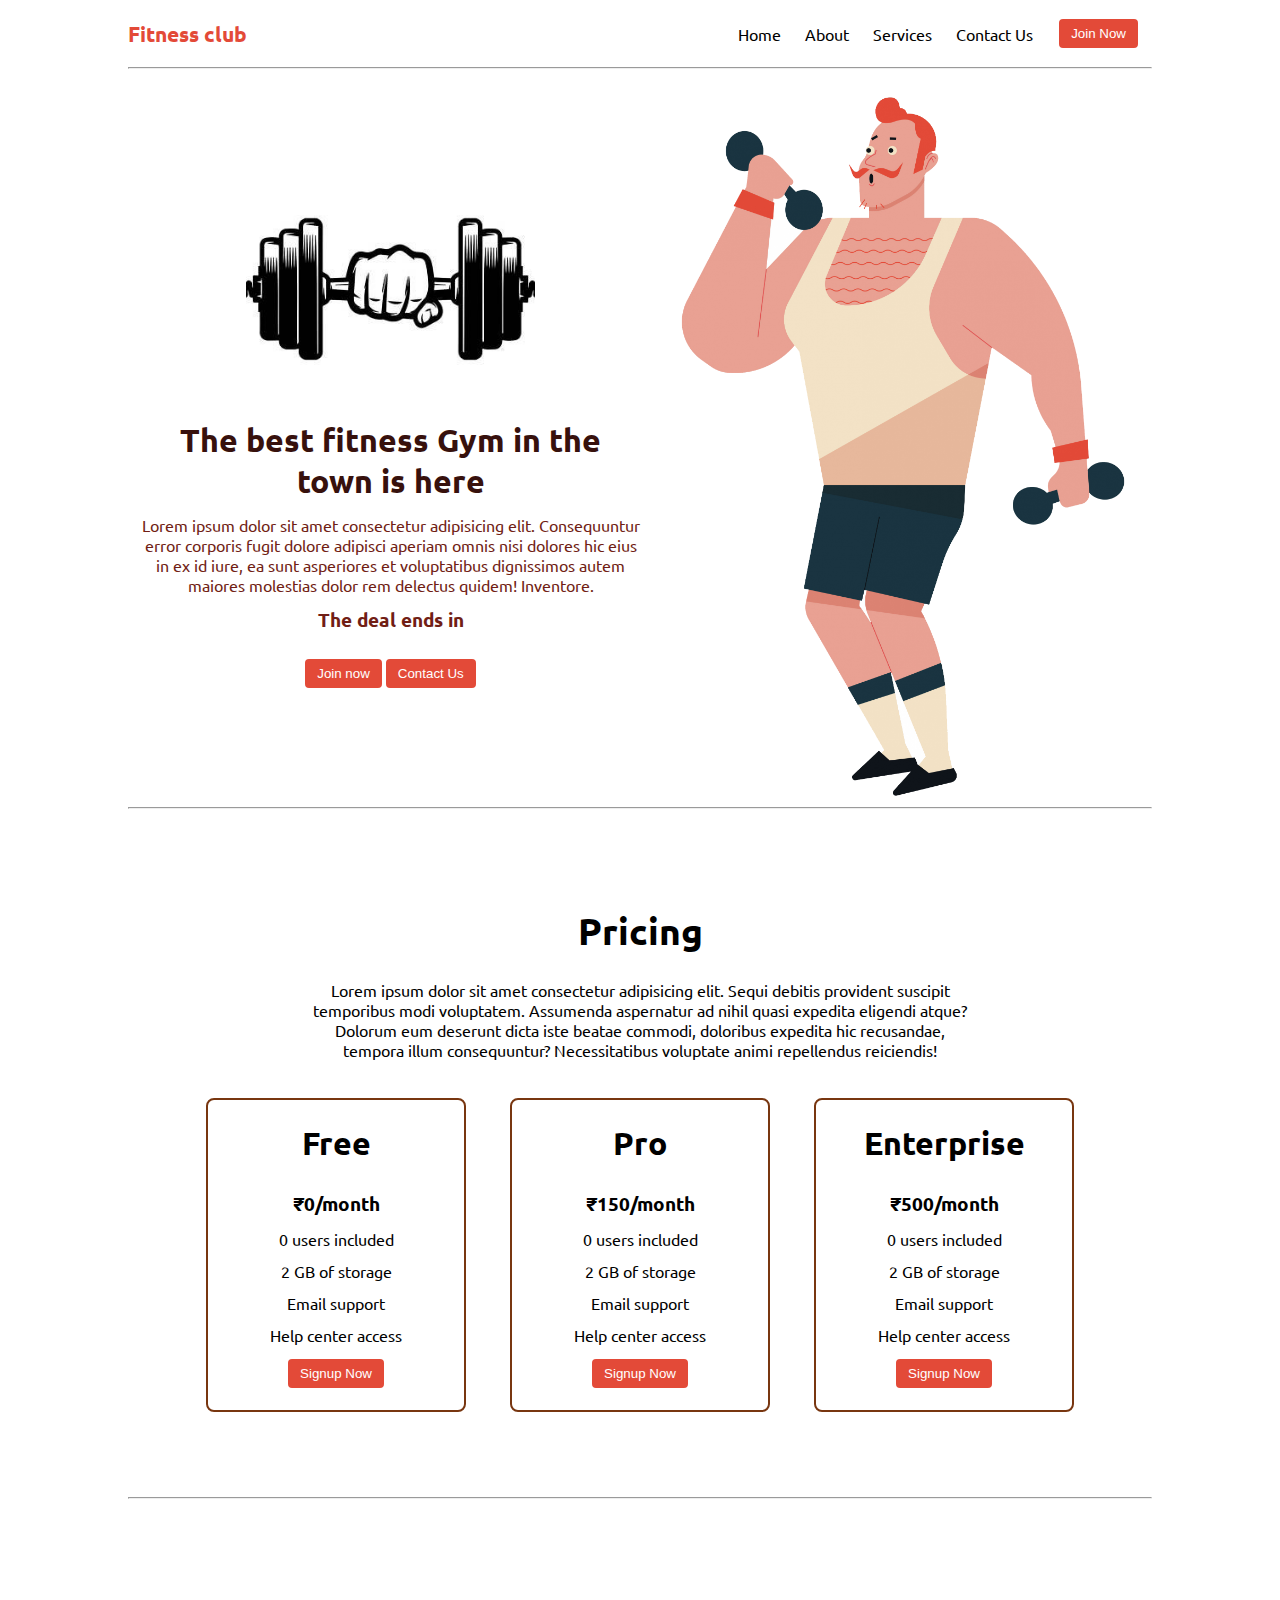
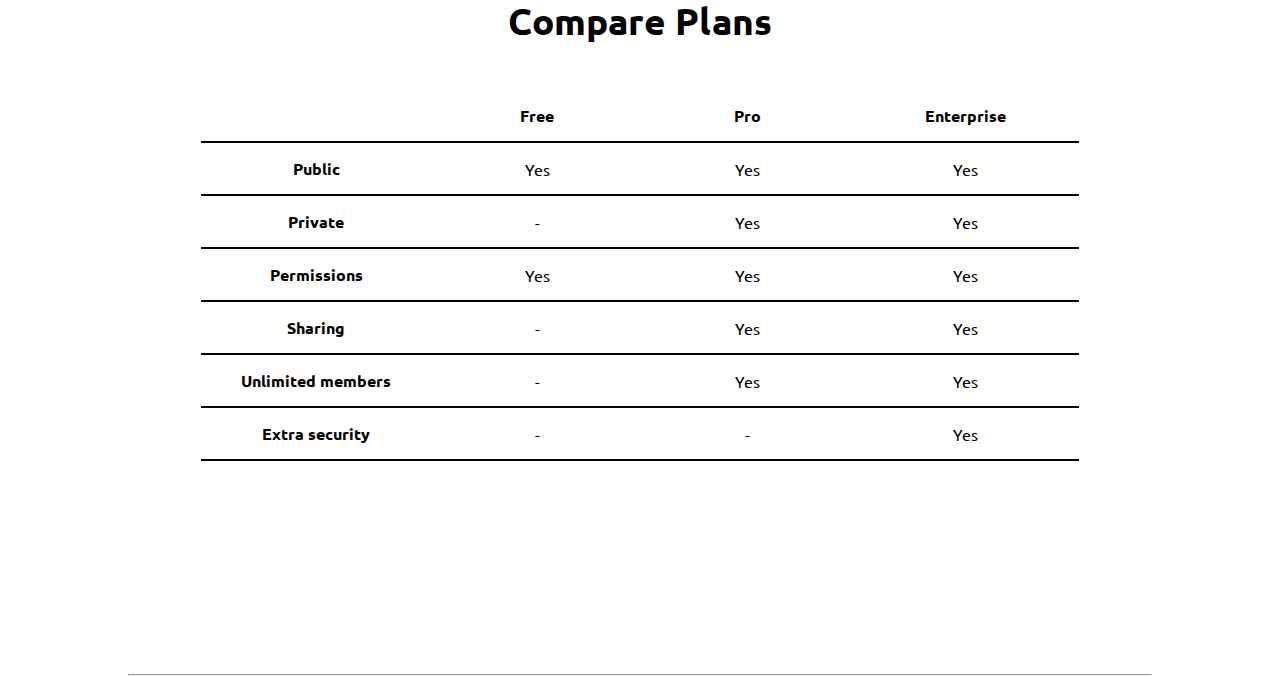
<file: level 1/task 1 landing page/index.html>
<!DOCTYPE html>
<html lang="en">

<head>
    <meta charset="UTF-8">
    <meta http-equiv="X-UA-Compatible" content="IE=edge">
    <meta name="viewport" content="width=device-width, initial-scale=1.0">
    <title>HarryFitness - The best fitness gym in the town</title>
    <link rel="stylesheet" href="style.css">
    <script src="timer.js"></script>
    <link rel="stylesheet" href="utils.css">
</head>

<body class='overflow-x-hidden'>
    <div class="container mx-auto">
        <header>
            <nav class="flex justify-between">
                <div class="logo font-bold flex items-center text-blue">Fitness club</div>
                <ul class="navbar flex items-center">
                    <li>Home</li>
                    <li>About</li>
                    <li>Services</li>
                    <li>Contact Us</li>
                    <li><button class="btn">Join Now</button></li>
                </ul>
            </nav>
            <hr>
        </header>
        <main class="min-h-screen">
            <section class="section1">
                <div class="flex">
                    <div class="topleft flex flex-col justify-center px-2">
                        <div class=" text-center">
                            <img class="dumbellimg" src="dumbell.png" alt="">
                        </div>
                        <h1 class="my-1 text-center">The best fitness Gym in the town is here</h1>
                        <p class=" text-center">Lorem ipsum dolor sit amet consectetur adipisicing elit. Consequuntur
                            error corporis fugit dolore adipisci aperiam omnis nisi dolores hic eius in ex id iure, ea
                            sunt asperiores et voluptatibus dignissimos autem maiores molestias dolor rem delectus
                            quidem! Inventore.</p>
                            <!-- Display the countdown timer in an element -->
                            <p class="deal text-center">The deal ends in <span id="demo"></span></p>
                            <div class="buttons">
                                <button class="btn">Join now</button>
                                <button class="btn">Contact Us</button>
                            </div>
                    </div>
                    <div class="topright flex justify-center">
                        <img class="gymimg" src="gym.png" alt="">
                    </div>
                </div>
            </section>
            <hr>
            <section class="section2">
                <h1 class="text-center my-2">Pricing</h1>
                <p class="my-2">Lorem ipsum dolor sit amet consectetur adipisicing elit. Sequi debitis provident
                    suscipit temporibus modi voluptatem. Assumenda aspernatur ad nihil quasi expedita eligendi atque?
                    Dolorum eum deserunt dicta iste beatae commodi, doloribus expedita hic recusandae, tempora illum
                    consequuntur? Necessitatibus voluptate animi repellendus reiciendis!</p>
                <div class="boxes flex justify-center">
                    <div class="box">
                        <h2>Free</h2>
                        <ul>
                            <li class="highlighted">₹0/month</li>
                            <li>0 users included</li>
                            <li>2 GB of storage</li>
                            <li>Email support</li>
                            <li>Help center access</li>
                            <li><button class="btn">Signup Now</button></li>
                        </ul>
                    </div>
                    <div class="box">
                        <h2>Pro</h2>
                        <ul>
                            <li class="highlighted">₹150/month</li>
                            <li>0 users included</li>
                            <li>2 GB of storage</li>
                            <li>Email support</li>
                            <li>Help center access</li>
                            <li><button class="btn">Signup Now</button></li>
                        </ul>
                    </div>
                    <div class="box">
                        <h2>Enterprise</h2>
                        <ul>
                            <li class="highlighted">₹500/month</li>
                            <li>0 users included</li>
                            <li>2 GB of storage</li>
                            <li>Email support</li>
                            <li>Help center access</li>
                            <li><button class="btn">Signup Now</button></li>
                        </ul>
                    </div>

                </div>
            </section>
            <hr>
            <section class="section3">
                <h1 class="text-center my-2">Compare Plans</h1>
                <div class="container plantable">
                    <table class="table text-center">
                      <thead>
                        <tr>
                          <th></th><th>Free</th>
                          <th>Pro</th>
                          <th>Enterprise</th>
                        </tr>
                      </thead>
                      <tbody>
                        <tr>
                          <th scope="row" class="text-start">Public</th>
                          <td>Yes</svg></td>
                          <td>Yes</svg></td>
                          <td>Yes</svg></td>
                        </tr>
                        <tr>
                          <th scope="row" class="text-start">Private</th>
                          <td>-</td>
                          <td>Yes</svg></td>
                          <td>Yes</svg></td>
                        </tr>
                      </tbody>
              
                      <tbody>
                        <tr>
                          <th scope="row" class="text-start">Permissions</th>
                          <td>Yes</svg></td>
                          <td>Yes</svg></td>
                          <td>Yes</svg></td>
                        </tr>
                        <tr>
                          <th scope="row" class="text-start">Sharing</th>
                          <td>-</td>
                          <td>Yes</svg></td>
                          <td>Yes</svg></td>
                        </tr>
                        <tr>
                          <th scope="row" class="text-start">Unlimited members</th>
                          <td>-</td>
                          <td>Yes</svg></td>
                          <td>Yes</svg></td>
                        </tr>
                        <tr>
                          <th scope="row" class="text-start">Extra security</th>
                          <td>-</td>
                          <td>-</td>
                          <td>Yes</svg></td>
                        </tr>
                      </tbody>
                    </table>
            </section>
            <hr>
        </main>

    </div>
</body>

</html>
</file>
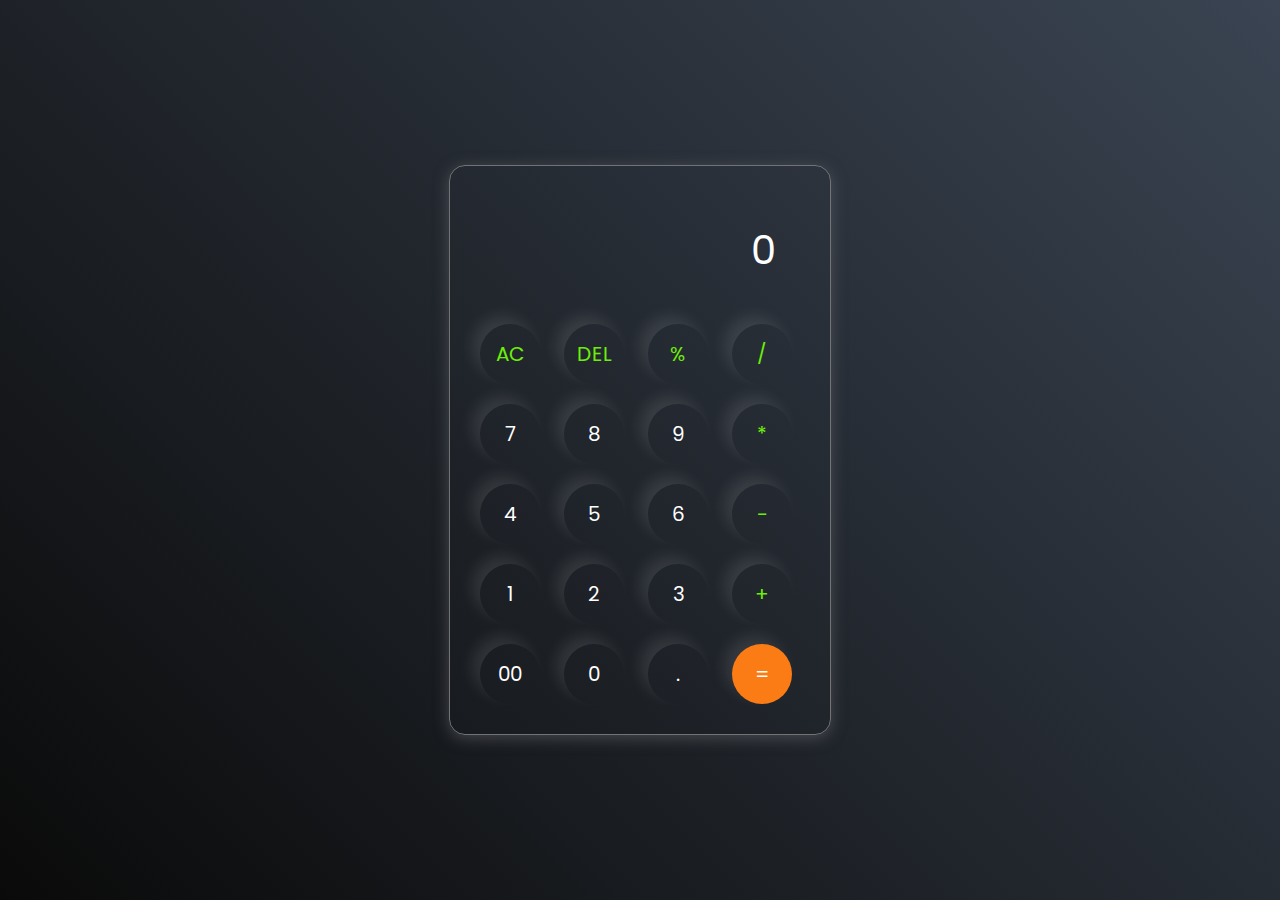
<file: level 1/task 3 calculator/index.html>
<!DOCTYPE html>
<html lang="en">
  <head>
    <meta charset="UTF-8" />
    <meta http-equiv="X-UA-Compatible" content="IE=edge" />
    <meta name="viewport" content="width=device-width, initial-scale=1.0" />
    <link rel="stylesheet" href="style.css" />
    <title>Calculator</title>
  </head>
  <body>
    <div class="container">
      <div class="calculator">
        <input type="text" id="inputBox" placeholder="0" />
        <div>
          <button class="button operator">AC</button>
          <button class="button operator">DEL</button>
          <button class="button operator">%</button>
          <button class="button operator">/</button>
        </div>
        <div>
          <button class="button">7</button>
          <button class="button">8</button>
          <button class="button">9</button>
          <button class="button operator">*</button>
        </div>
        <div>
          <button class="button">4</button>
          <button class="button">5</button>
          <button class="button">6</button>
          <button class="button operator">-</button>
        </div>
        <div>
          <button class="button">1</button>
          <button class="button">2</button>
          <button class="button">3</button>
          <button class="button operator">+</button>
        </div>

        <div>
          <button class="button">00</button>
          <button class="button">0</button>
          <button class="button">.</button>
          <button class="button equalBtn">=</button>
        </div>
      </div>
    </div>

    <script src="script.js"></script>
  </body>
</html>
</file>
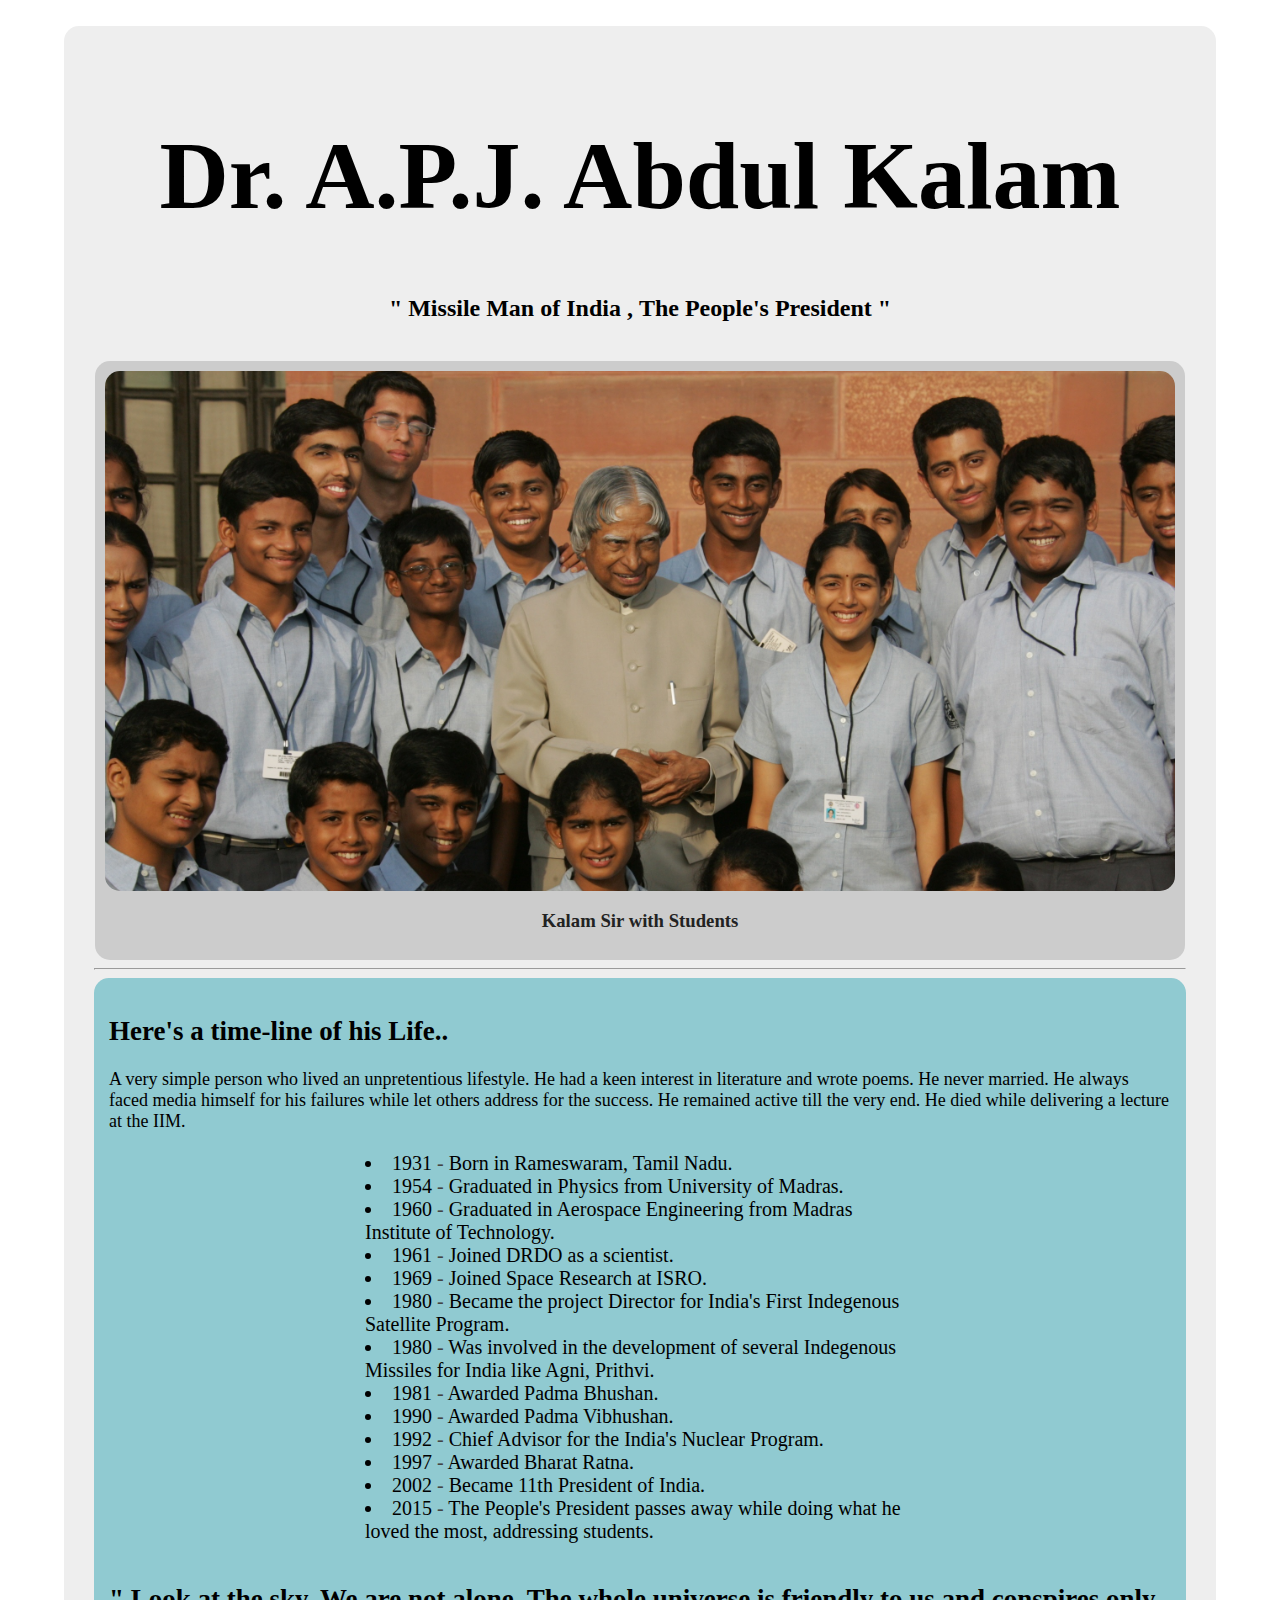
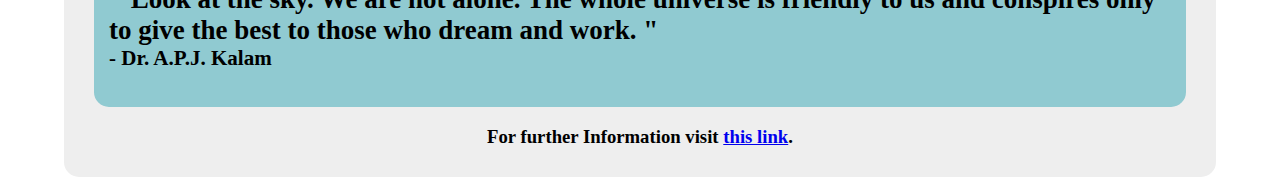
<file: level 2/task 1 tribute page/index.html>
<html lang="en">
<head>
    <meta charset="UTF-8">
    <meta http-equiv="X-UA-Compatible" content="IE=edge">
    <meta name="viewport" content="width=device-width, initial-scale=1.0">
	    <title>Dr. A.P.J. Abdul Kalam - Tribute Page</title>
        <link rel="stylesheet" href="style.css">
    <!-- <link href="https://maxcdn.bootstrapcdn.com/bootstrap/3.3.7/css/bootstrap.min.css" rel="stylesheet"> -->
    <!-- <link href="https://maxcdn.bootstrapcdn.com/font-awesome/4.6.3/css/font-awesome.min.css" rel="stylesheet"> -->
</head>

<body>

<main>
<div class="container-fluid">
	<div class="base">

		<div class="row">
            <h1 class="text-center head"><strong>Dr. A.P.J. Abdul Kalam</strong></h1>
            <h2>" Missile Man of India<strong> , </strong>The People's President "</h2>
            <br>
		</div>

        <div class="row cover_image">
	        <img class="img-responsive cover" src="img/kalam.jpg" alt="kalam sir image" />
            <h3>Kalam Sir with Students</h3>
        </div>
        <hr>
        
        <div class="row content">
        	<h2 class="text-center"><strong>Here's a time-line of his Life..</strong></h2>
        	<p>A very simple person who lived an unpretentious lifestyle. He had a keen interest in literature and wrote poems. He never married. He always faced media himself for his failures while let others address for the success. He remained active till the very end. He died while delivering a lecture at the IIM.</p>
			
            <ul>
                <li><strong>1931</strong>Born in Rameswaram, Tamil Nadu.</li>
                <li><strong>1954</strong>Graduated in Physics from University of Madras.</li>
                <li><strong>1960</strong>Graduated in Aerospace Engineering from Madras Institute of Technology.</li>
                <li><strong>1961</strong>Joined DRDO as a scientist.</li>
                <li><strong>1969</strong>Joined Space Research at ISRO.</li>
                <li><strong>1980</strong>Became the project Director for India's First Indegenous Satellite Program.</li>
                <li><strong>1980</strong>Was involved in the development of several Indegenous Missiles for India like Agni, Prithvi.</li>
                <li><strong>1981</strong>Awarded Padma Bhushan.</li>
                <li><strong>1990</strong>Awarded Padma Vibhushan.</li>
                <li><strong>1992</strong>Chief Advisor for the India's Nuclear Program.</li>
                <li><strong>1997</strong>Awarded Bharat Ratna.</li>
                <li><strong>2002</strong>Became 11th President of India.</li>
                <li><strong>2015</strong>The People's President passes away while doing what he loved the most, addressing students.</li>
            </ul>

            <br>
            <h2 class="text-center quotes">" Look at the sky. We are not alone. The whole universe is friendly to us and conspires only to give the best to those who dream and work. "</h2>
            <h3 class="text-center quotes"><strong>-</strong> Dr. A.P.J. Kalam</h3>
            <br>

        </div>

	    <h3 class="text-center">For further Information visit <a href="https://en.wikipedia.org/wiki/A._P._J._Abdul_Kalam">this link</a>.</h3>

    </div>
</div>
</main>
<br>


</body>

</html>
</file>
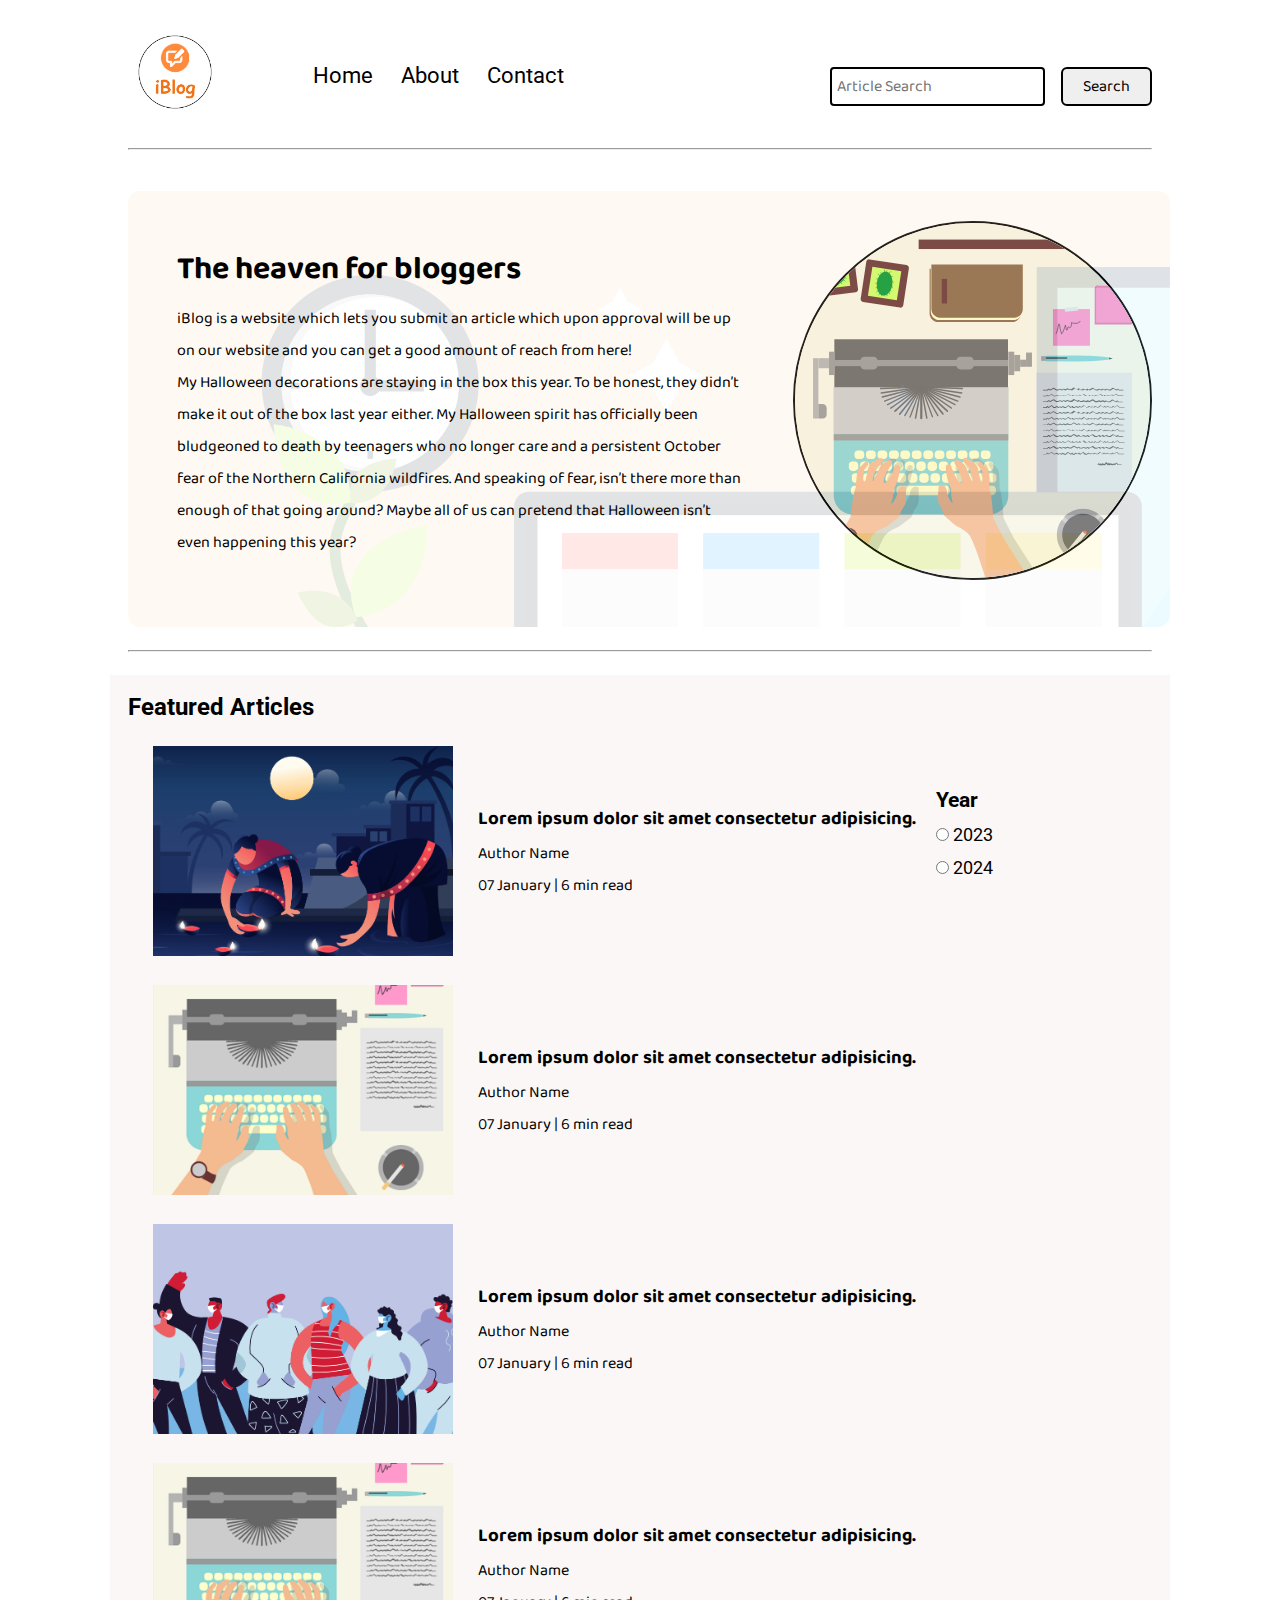
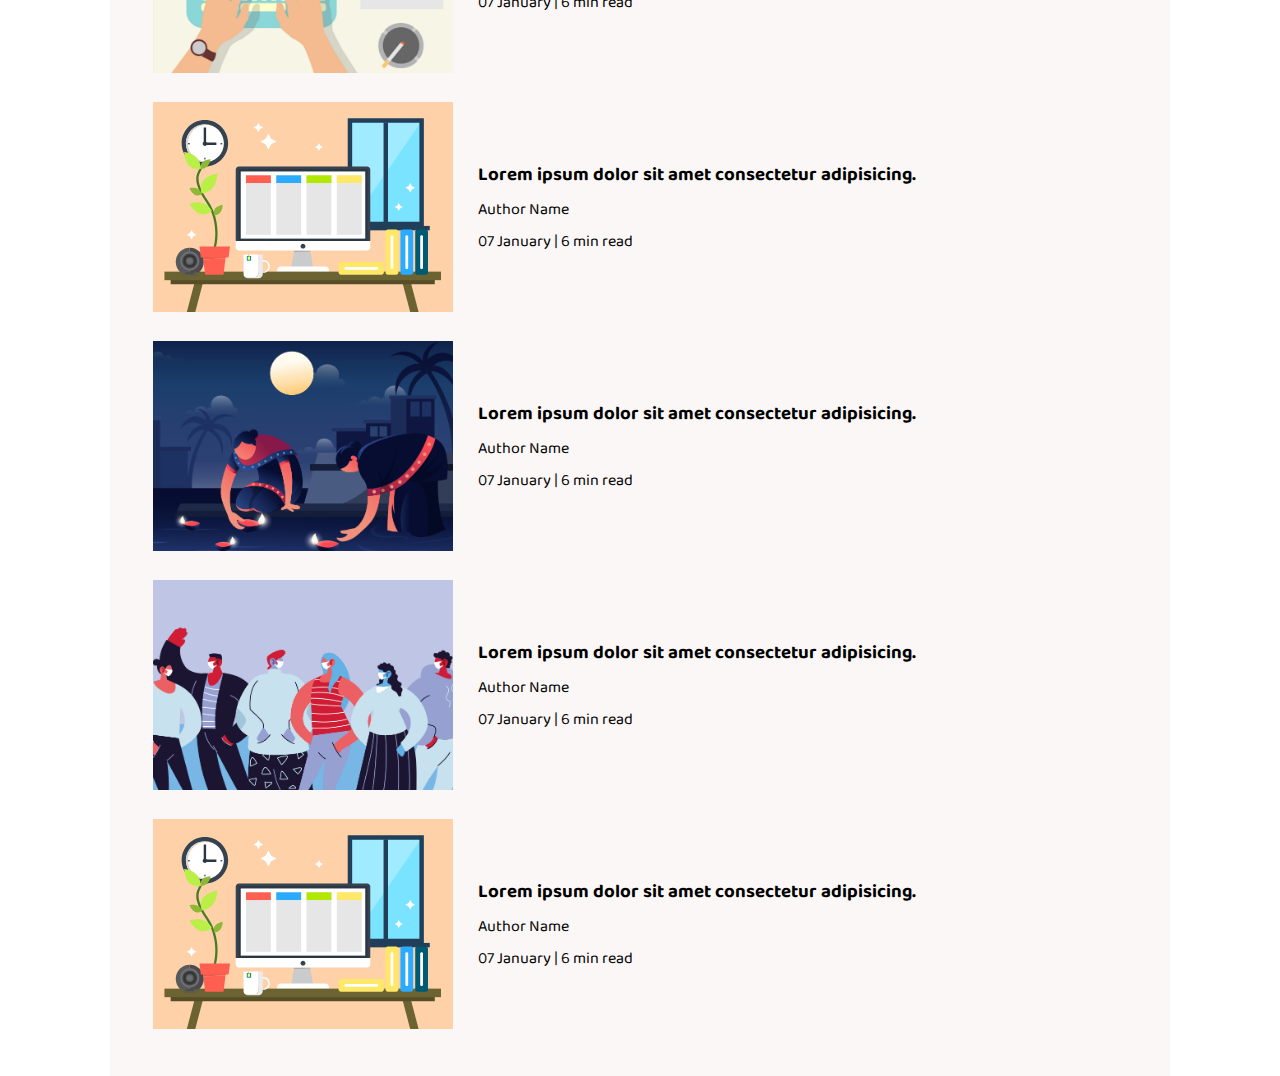
<file: level 3/task 1 blogging platform/index.html>
<!DOCTYPE html>
<html lang="en">

<head>
    <meta charset="UTF-8">
    <meta name="viewport" content="width=device-width, initial-scale=1.0">
    <link rel="stylesheet" href="css/utils.css">
    <link rel="stylesheet" href="css/style.css">
    <link rel="stylesheet" href="css/mobile.css">
    <title>iBlog - Heaven for bloggers</title>
</head>

<body>
    <nav class="navigation max-width-1 m-auto">
        <div class="nav-left">
            <a href="/">
                <span><img src="img/logo.png" width="94px" alt=""></span>
            </a>
            <ul>
                <li><a href="/">Home</a></li>
                <li><a href="#">About</a></li>
                <li><a href="/contact.html">Contact</a></li>
            </ul>
        </div>
        <div class="nav-right">
            <form action="/search.html" method="get">
                <input class="form-input" type="text" name="query" placeholder="Article Search">
                <button class="btn">Search</button>
            </form>

        </div>

    </nav>
    <div class="max-width-1 m-auto">
        <hr>
    </div>
    <div class="m-auto content max-width-1 my-2">
        <div class="content-left">
            <h1>The heaven for bloggers</h1>
            <p>iBlog is a website which lets you submit an article which upon approval will be up on our website and you
                can get a good amount of reach from here!</p>
            <p>My Halloween decorations are staying in the box this year. To be honest, they didn’t make it out of the
                box last year either. My Halloween spirit has officially been bludgeoned to death by teenagers who no
                longer care and a persistent October fear of the Northern California wildfires. And speaking of fear,
                isn’t there more than enough of that going around? Maybe all of us can pretend that Halloween isn’t even
                happening this year?</p>
        </div>
        <div class="content-right">
            <img src="img/home.svg" alt="iBlog">
        </div>
    </div>

    <div class="max-width-1 m-auto">
        <hr>
    </div>
    <div class="home-articles max-width-1 m-auto font2">
        <h2>Featured Articles</h2>
        <div class="year-box adjust-year">
            <div>
                <h3>Year </h3>
            </div>
            <div>
                <input type="radio" name="year" id=""> 2023
            </div>
            <div>
                <input type="radio" name="year" id=""> 2024
            </div>
        </div>
        <div class="home-article">
            <div class="home-article-img">
                <img src="img/3.png" alt="article">
            </div>
            <div class="home-article-content font1">
                <a href="/blogpost.html">
                    <h3>Lorem ipsum dolor sit amet consectetur adipisicing.</h3>
                </a>

                <div>Author Name</div>
                <span>07 January | 6 min read</span>
            </div>
        </div>
        <div class="home-article">
            <div class="home-article-img">
                <img src="img/1.png" alt="article">
            </div>
            <div class="home-article-content font1">
                <a href="/blogpost.html">
                    <h3>Lorem ipsum dolor sit amet consectetur adipisicing.</h3>
                </a>

                <div>Author Name</div>
                <span>07 January | 6 min read</span>
            </div>
        </div>
        <div class="home-article">
            <div class="home-article-img">
                <img src="img/2.png" alt="article">
            </div>
            <div class="home-article-content font1">
                <a href="/blogpost.html">
                    <h3>Lorem ipsum dolor sit amet consectetur adipisicing.</h3>
                </a>

                <div>Author Name</div>
                <span>07 January | 6 min read</span>
            </div>
        </div>
        <div class="home-article">
            <div class="home-article-img">
                <img src="img/1.png" alt="article">
            </div>
            <div class="home-article-content font1">
                <a href="/blogpost.html">
                    <h3>Lorem ipsum dolor sit amet consectetur adipisicing.</h3>
                </a>

                <div>Author Name</div>
                <span>07 January | 6 min read</span>
            </div>
        </div>
        <div class="home-article">
            <div class="home-article-img">
                <img src="img/11.svg" alt="article">
            </div>
            <div class="home-article-content font1">
                <a href="/blogpost.html">
                    <h3>Lorem ipsum dolor sit amet consectetur adipisicing.</h3>
                </a>

                <div>Author Name</div>
                <span>07 January | 6 min read</span>
            </div>
        </div>
        <div class="home-article">
            <div class="home-article-img">
                <img src="img/3.png" alt="article">
            </div>
            <div class="home-article-content font1">
                <a href="/blogpost.html">
                    <h3>Lorem ipsum dolor sit amet consectetur adipisicing.</h3>
                </a>

                <div>Author Name</div>
                <span>07 January | 6 min read</span>
            </div>
        </div>
        <div class="home-article">
            <div class="home-article-img">
                <img src="img/2.png" alt="article">
            </div>
            <div class="home-article-content font1">
                <a href="/blogpost.html">
                    <h3>Lorem ipsum dolor sit amet consectetur adipisicing.</h3>
                </a>

                <div>Author Name</div>
                <span>07 January | 6 min read</span>
            </div>
        </div>
        <div class="home-article">
            <div class="home-article-img">
                <img src="img/11.svg" alt="article">
            </div>
            <div class="home-article-content font1">
                <a href="/blogpost.html">
                    <h3>Lorem ipsum dolor sit amet consectetur adipisicing.</h3>
                </a>

                <div>Author Name</div>
                <span>07 January | 6 min read</span>
            </div>
        </div>

    </div>

    
</body>

</html>
</file>
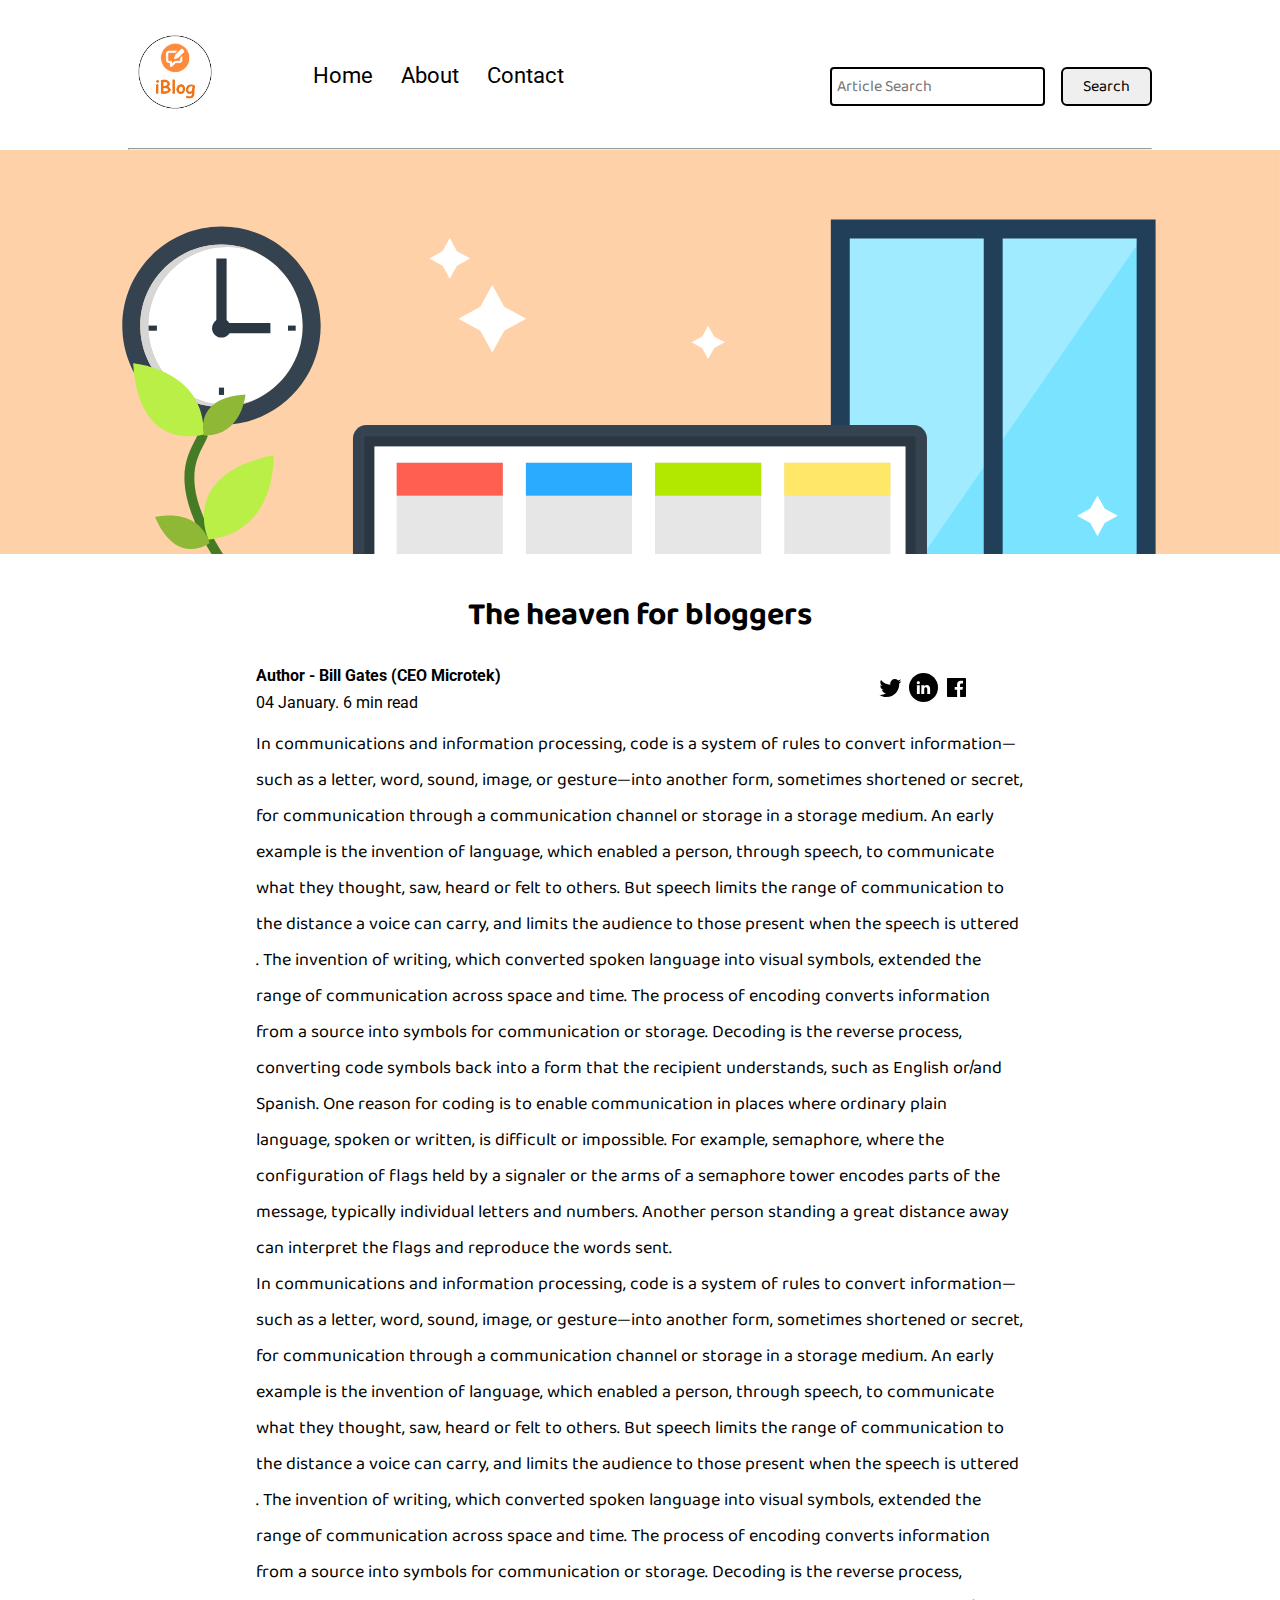
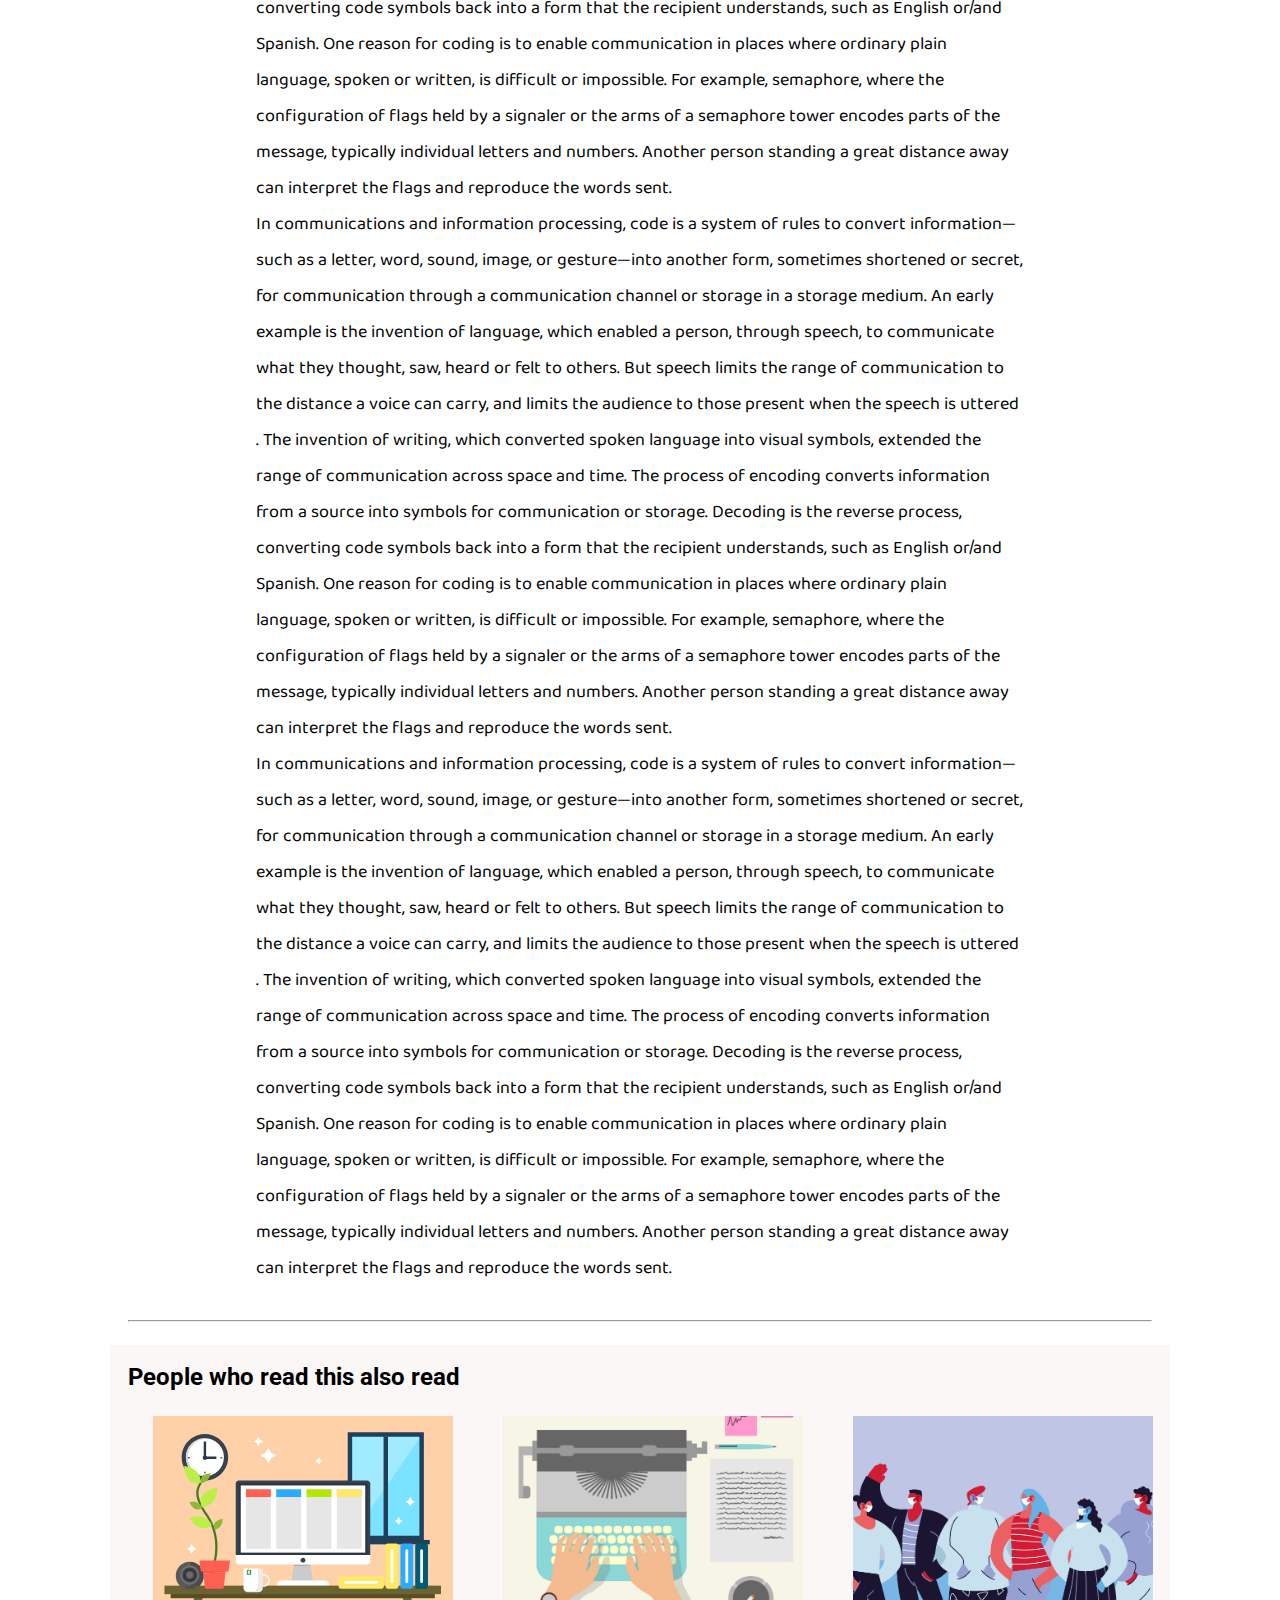
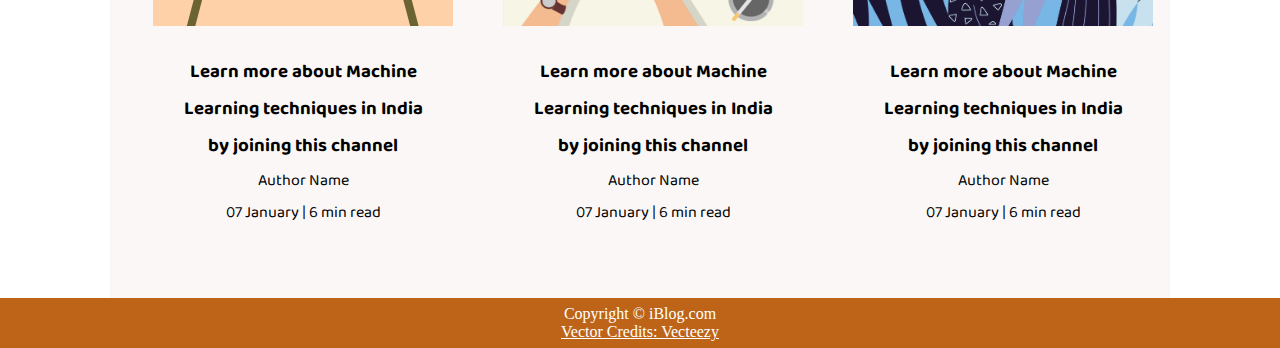
<file: level 3/task 1 blogging platform/blogpost.html>
<!DOCTYPE html>
<html lang="en">
<head>
    <meta charset="UTF-8">
    <meta name="viewport" content="width=device-width, initial-scale=1.0">
    <link rel="stylesheet" href="css/utils.css">
    <link rel="stylesheet" href="css/style.css">
    <link rel="stylesheet" href="css/blogpost.css">
    <link rel="stylesheet" href="css/mobile.css">
    <title>iBlog - Heaven for bloggers</title>
</head>
<body>
    <nav class="navigation max-width-1 m-auto">
        <div class="nav-left">
            <a href="/">
                <span><img src="img/logo.png" width="94px" alt=""></span>
            </a>
            <ul>
                <li><a href="/">Home</a></li>
                <li><a href="#">About</a></li>
                <li><a href="/contact.html">Contact</a></li>
            </ul>
        </div>
        <div class="nav-right">
            <form action="/search.html" method="get">
                <input class="form-input" type="text" name="query" placeholder="Article Search">
                <button class="btn">Search</button>
            </form>

        </div>

    </nav>
    <div class="max-width-1 m-auto">
        <hr>
    </div>
    <div class="post-img">
        <img src="img/11.svg" alt="">
    </div>
    <div class="m-auto blog-post-content max-width-2 m-auto my-2">
        <h1 class="font1">The heaven for bloggers</h1>
        <div class="blogpost-meta">
            <div class="author-info">
                <div>
                <b>
                  Author - Bill Gates (CEO Microtek)
                </b>
                </div>
                <div>04 January. 6 min read</div>
            </div>
            <div class="social">
                <svg width="29" height="29" class="hk"><path d="M22.05 7.54a4.47 4.47 0 0 0-3.3-1.46 4.53 4.53 0 0 0-4.53 4.53c0 .35.04.7.08 1.05A12.9 12.9 0 0 1 5 6.89a5.1 5.1 0 0 0-.65 2.26c.03 1.6.83 2.99 2.02 3.79a4.3 4.3 0 0 1-2.02-.57v.08a4.55 4.55 0 0 0 3.63 4.44c-.4.08-.8.13-1.21.16l-.81-.08a4.54 4.54 0 0 0 4.2 3.15 9.56 9.56 0 0 1-5.66 1.94l-1.05-.08c2 1.27 4.38 2.02 6.94 2.02 8.3 0 12.86-6.9 12.84-12.85.02-.24 0-.43 0-.65a8.68 8.68 0 0 0 2.26-2.34c-.82.38-1.7.62-2.6.72a4.37 4.37 0 0 0 1.95-2.51c-.84.53-1.81.9-2.83 1.13z"></path></svg>

                <svg style="background: black;
                border-radius: 21px;" width="29" height="29" viewBox="0 0 29 29" fill="none" class="hk"><path d="M5 6.36C5 5.61 5.63 5 6.4 5h16.2c.77 0 1.4.61 1.4 1.36v16.28c0 .75-.63 1.36-1.4 1.36H6.4c-.77 0-1.4-.6-1.4-1.36V6.36z"></path><path fill-rule="evenodd" clip-rule="evenodd" d="M10.76 20.9v-8.57H7.89v8.58h2.87zm-1.44-9.75c1 0 1.63-.65 1.63-1.48-.02-.84-.62-1.48-1.6-1.48-.99 0-1.63.64-1.63 1.48 0 .83.62 1.48 1.59 1.48h.01zM12.35 20.9h2.87v-4.79c0-.25.02-.5.1-.7.2-.5.67-1.04 1.46-1.04 1.04 0 1.46.8 1.46 1.95v4.59h2.87v-4.92c0-2.64-1.42-3.87-3.3-3.87-1.55 0-2.23.86-2.61 1.45h.02v-1.24h-2.87c.04.8 0 8.58 0 8.58z" fill="#fff"></path></svg>

                <svg width="29" height="29" class="hk"><path d="M23.2 5H5.8a.8.8 0 0 0-.8.8V23.2c0 .44.35.8.8.8h9.3v-7.13h-2.38V13.9h2.38v-2.38c0-2.45 1.55-3.66 3.74-3.66 1.05 0 1.95.08 2.2.11v2.57h-1.5c-1.2 0-1.48.57-1.48 1.4v1.96h2.97l-.6 2.97h-2.37l.05 7.12h5.1a.8.8 0 0 0 .79-.8V5.8a.8.8 0 0 0-.8-.79"></path></svg>

            </div>
        </div>
         <p class="font1">In communications and information processing, code is a system of rules to convert information—such as a letter, word, sound, image, or gesture—into another form, sometimes shortened or secret, for communication through a communication channel or storage in a storage medium. An early example is the invention of language, which enabled a person, through speech, to communicate what they thought, saw, heard or felt to others. But speech limits the range of communication to the distance a voice can carry, and limits the audience to those present when the speech is uttered . The invention of writing, which converted spoken language into visual symbols, extended the range of communication across space and time.

            The process of encoding converts information from a source into symbols for communication or storage. Decoding is the reverse process, converting code symbols back into a form that the recipient understands, such as English or/and Spanish.
            
            One reason for coding is to enable communication in places where ordinary plain language, spoken or written, is difficult or impossible. For example, semaphore, where the configuration of flags held by a signaler or the arms of a semaphore tower encodes parts of the message, typically individual letters and numbers. Another person standing a great distance away can interpret the flags and reproduce the words sent.</p>
         <p class="font1">In communications and information processing, code is a system of rules to convert information—such as a letter, word, sound, image, or gesture—into another form, sometimes shortened or secret, for communication through a communication channel or storage in a storage medium. An early example is the invention of language, which enabled a person, through speech, to communicate what they thought, saw, heard or felt to others. But speech limits the range of communication to the distance a voice can carry, and limits the audience to those present when the speech is uttered . The invention of writing, which converted spoken language into visual symbols, extended the range of communication across space and time.

            The process of encoding converts information from a source into symbols for communication or storage. Decoding is the reverse process, converting code symbols back into a form that the recipient understands, such as English or/and Spanish.
            
            One reason for coding is to enable communication in places where ordinary plain language, spoken or written, is difficult or impossible. For example, semaphore, where the configuration of flags held by a signaler or the arms of a semaphore tower encodes parts of the message, typically individual letters and numbers. Another person standing a great distance away can interpret the flags and reproduce the words sent.</p>
         <p class="font1">In communications and information processing, code is a system of rules to convert information—such as a letter, word, sound, image, or gesture—into another form, sometimes shortened or secret, for communication through a communication channel or storage in a storage medium. An early example is the invention of language, which enabled a person, through speech, to communicate what they thought, saw, heard or felt to others. But speech limits the range of communication to the distance a voice can carry, and limits the audience to those present when the speech is uttered . The invention of writing, which converted spoken language into visual symbols, extended the range of communication across space and time.

            The process of encoding converts information from a source into symbols for communication or storage. Decoding is the reverse process, converting code symbols back into a form that the recipient understands, such as English or/and Spanish.
            
            One reason for coding is to enable communication in places where ordinary plain language, spoken or written, is difficult or impossible. For example, semaphore, where the configuration of flags held by a signaler or the arms of a semaphore tower encodes parts of the message, typically individual letters and numbers. Another person standing a great distance away can interpret the flags and reproduce the words sent.</p>
         <p class="font1">In communications and information processing, code is a system of rules to convert information—such as a letter, word, sound, image, or gesture—into another form, sometimes shortened or secret, for communication through a communication channel or storage in a storage medium. An early example is the invention of language, which enabled a person, through speech, to communicate what they thought, saw, heard or felt to others. But speech limits the range of communication to the distance a voice can carry, and limits the audience to those present when the speech is uttered . The invention of writing, which converted spoken language into visual symbols, extended the range of communication across space and time.

            The process of encoding converts information from a source into symbols for communication or storage. Decoding is the reverse process, converting code symbols back into a form that the recipient understands, such as English or/and Spanish.
            
            One reason for coding is to enable communication in places where ordinary plain language, spoken or written, is difficult or impossible. For example, semaphore, where the configuration of flags held by a signaler or the arms of a semaphore tower encodes parts of the message, typically individual letters and numbers. Another person standing a great distance away can interpret the flags and reproduce the words sent.</p>
    </div>

    <div class="max-width-1 m-auto"><hr></div>
    <div class="home-articles max-width-1 m-auto font2">
        <h2>People who read this also read</h2>
        <div class="row">

       
        <div class="home-article more-post">
            <div class="home-article-img">
                <img src="img/11.svg" alt="article">
            </div>
            <div class="home-article-content font1 center">
                <a href="/blogpost.html"><h3>Learn more about Machine Learning techniques in India by joining this channel</h3></a>
                
                <div>Author Name</div>
                <span>07 January | 6 min read</span>
            </div>
        </div>
        <div class="home-article more-post">
            <div class="home-article-img">
                <img src="img/1.png" alt="article">
            </div>
            <div class="home-article-content font1 center">
                <a href="/blogpost.html"><h3>Learn more about Machine Learning techniques in India by joining this channel</h3></a>
                
                <div>Author Name</div>
                <span>07 January | 6 min read</span>
            </div>
        </div>
        <div class="home-article more-post">
            <div class="home-article-img">
                <img src="img/2.png" alt="article">
            </div>
            <div class="home-article-content font1 center">
                <a href="/blogpost.html"><h3>Learn more about Machine Learning techniques in India by joining this channel</h3></a>
                
                <div>Author Name</div>
                <span>07 January | 6 min read</span>
            </div>
        </div>
        
    </div>
    </div>

    <div class="footer">
        <p>Copyright &copy; iBlog.com </p>
         <a href="https://www.vecteezy.com/free-vector/typewriter">Vector Credits: Vecteezy</a> 
    </div>
</body>
</html>
</file>
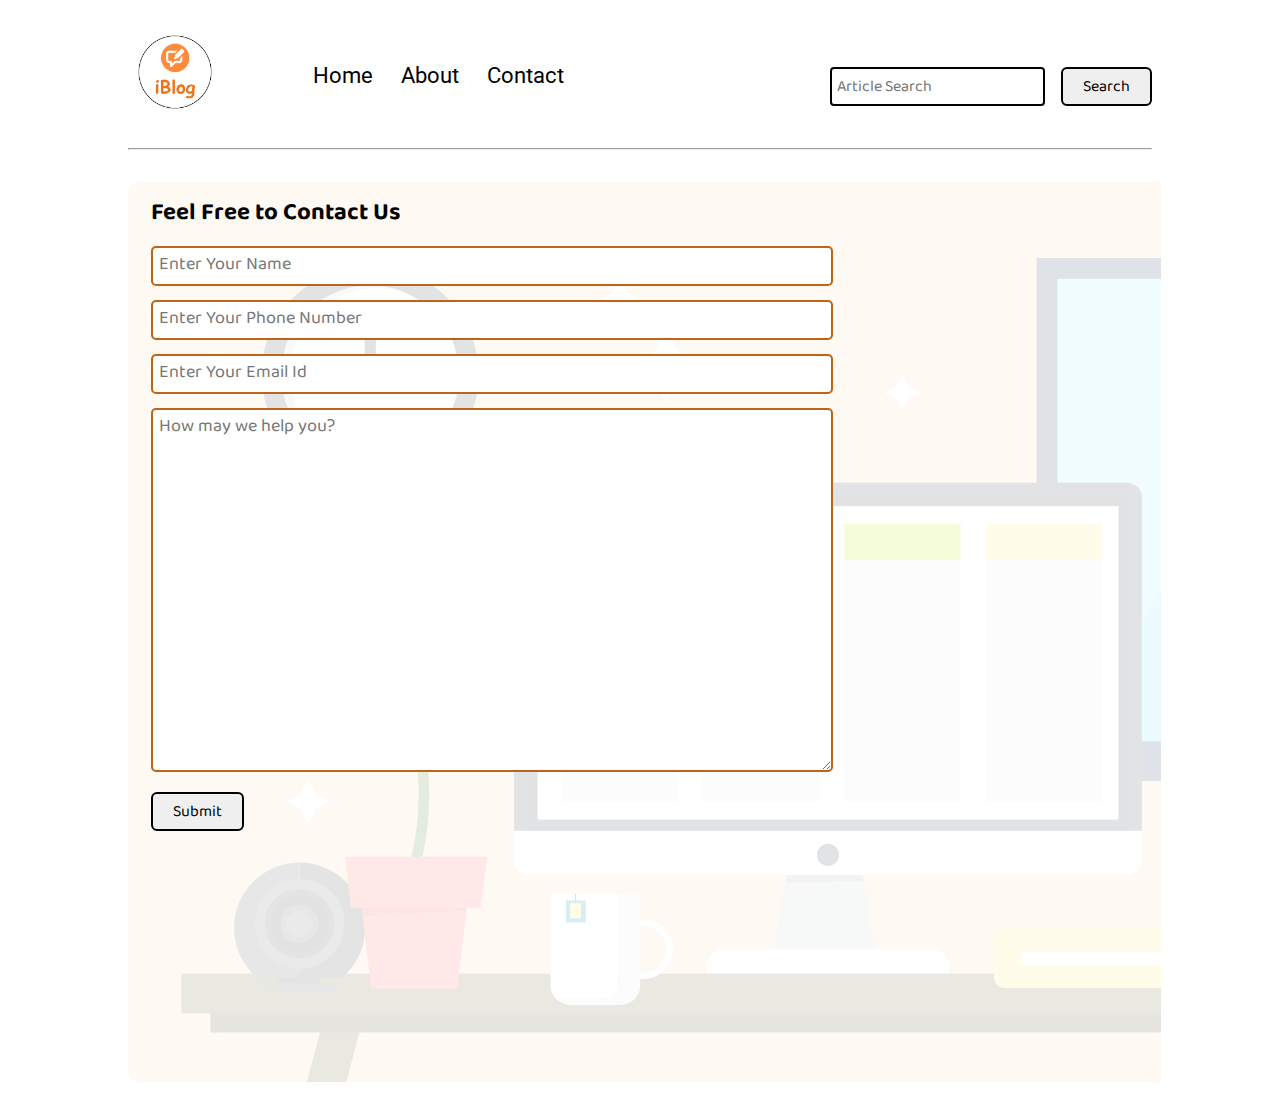
<file: level 3/task 1 blogging platform/contact.html>
<!DOCTYPE html>
<html lang="en">
<head>
    <meta charset="UTF-8">
    <meta name="viewport" content="width=device-width, initial-scale=1.0">
    <link rel="stylesheet" href="css/utils.css">
    <link rel="stylesheet" href="css/style.css">
    <link rel="stylesheet" href="css/contact.css">
    <link rel="stylesheet" href="css/mobile.css">
    <title>iBlog - Heaven for bloggers</title>
</head>
<body>
    <nav class="navigation max-width-1 m-auto">
        <div class="nav-left">
            <a href="/">
                <span><img src="img/logo.png" width="94px" alt=""></span>
            </a>
            <ul>
                <li><a href="/">Home</a></li>
                <li><a href="#">About</a></li>
                <li><a href="/contact.html">Contact</a></li>
            </ul>
        </div>
        <div class="nav-right">
            <form action="/search.html" method="get">
                <input class="form-input" type="text" name="query" placeholder="Article Search">
                <button class="btn">Search</button>
            </form>

        </div>

    </nav>
    <div class="max-width-1 m-auto">
        <hr>
    </div>
    <div class="contact-content font1 max-width-1 m-auto">
        <div class="max-width-1 m-auto mx-1">
            <h2>Feel Free to Contact Us</h2>
            <div class="contact-form">
                <div class="form-box">
                    <input type="text" placeholder="Enter Your Name">
                </div>
                <div class="form-box">
                    <input type="text" placeholder="Enter Your Phone Number">
                </div>
                <div class="form-box">
                    <input type="text" placeholder="Enter Your Email Id">
                </div>
                <div class="form-box">
                    <textarea name="" id="" cols="30" rows="10" placeholder="How may we help you?"></textarea>
                </div>
                <div class="form-box">
                    <button class="btn">Submit</button>
                </div>

            </div>
        </div>

    </div>
 

   

    
</body>
</html>
</file>
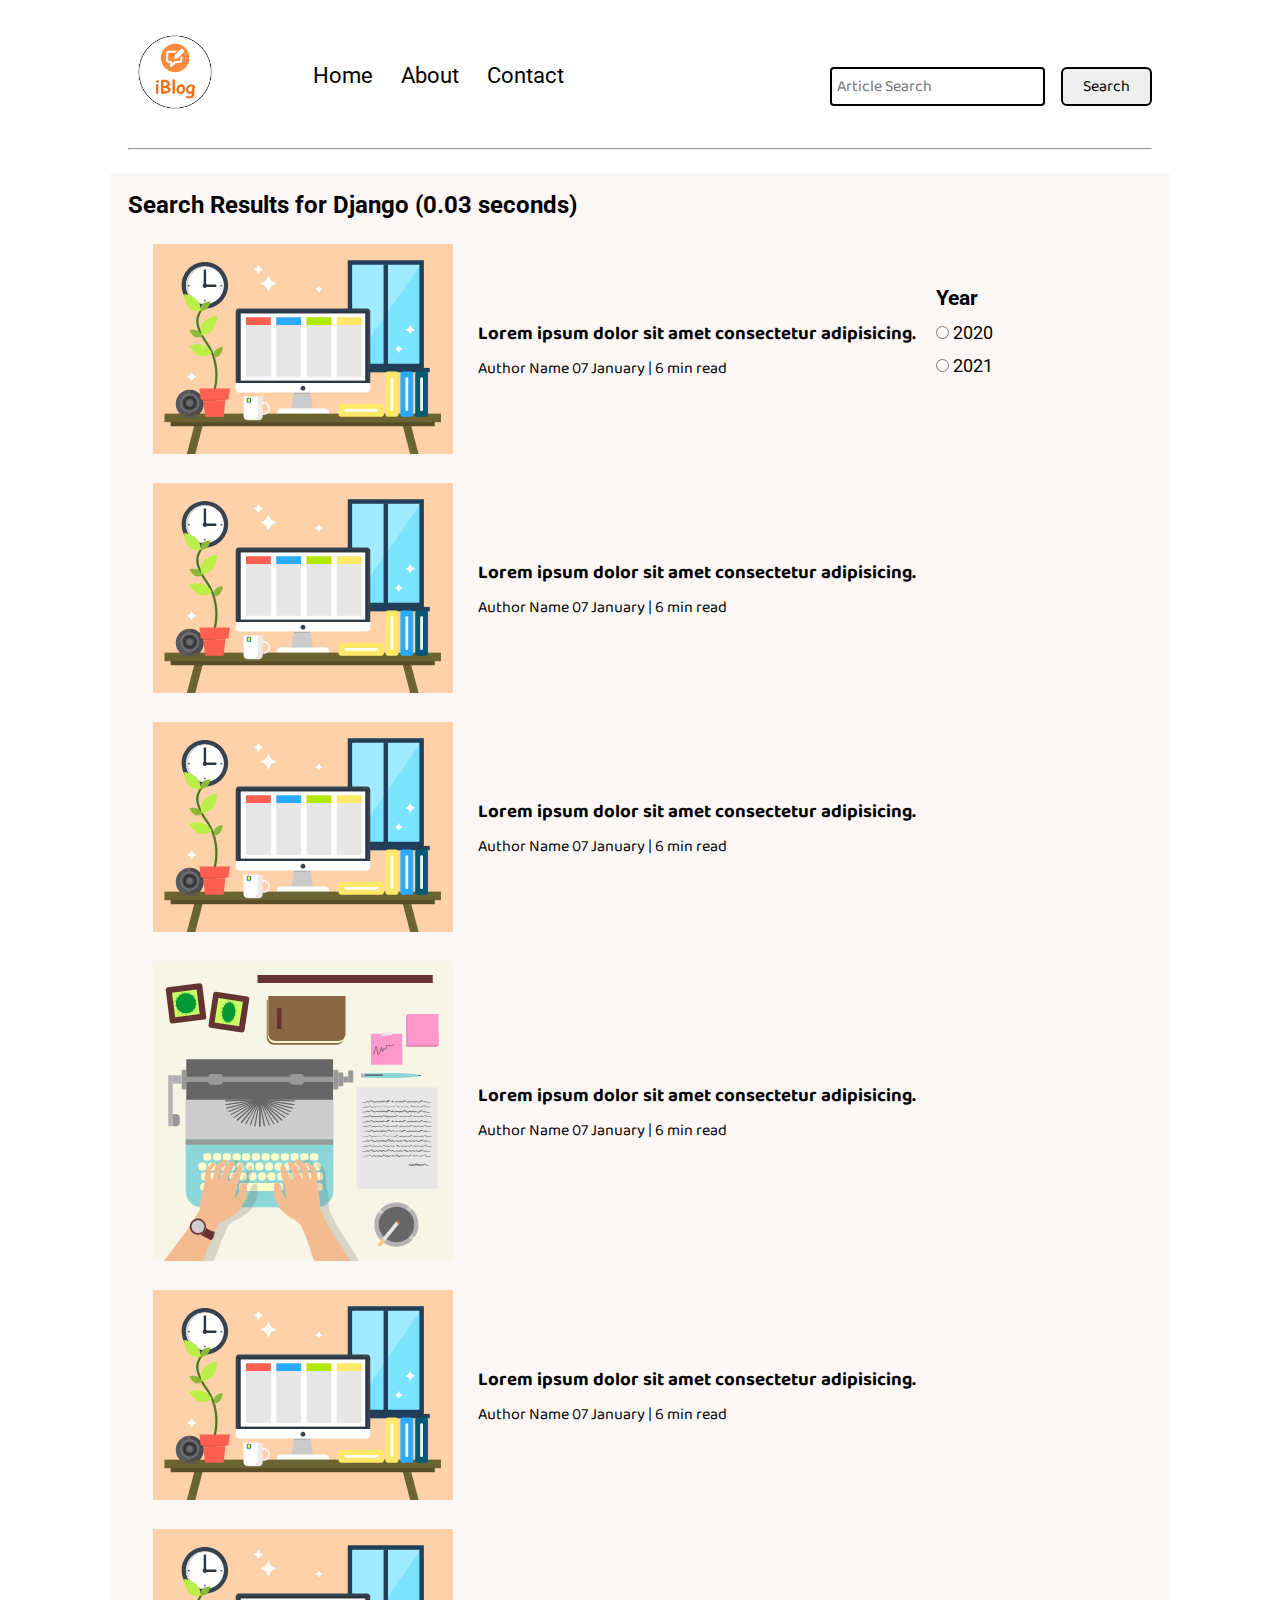
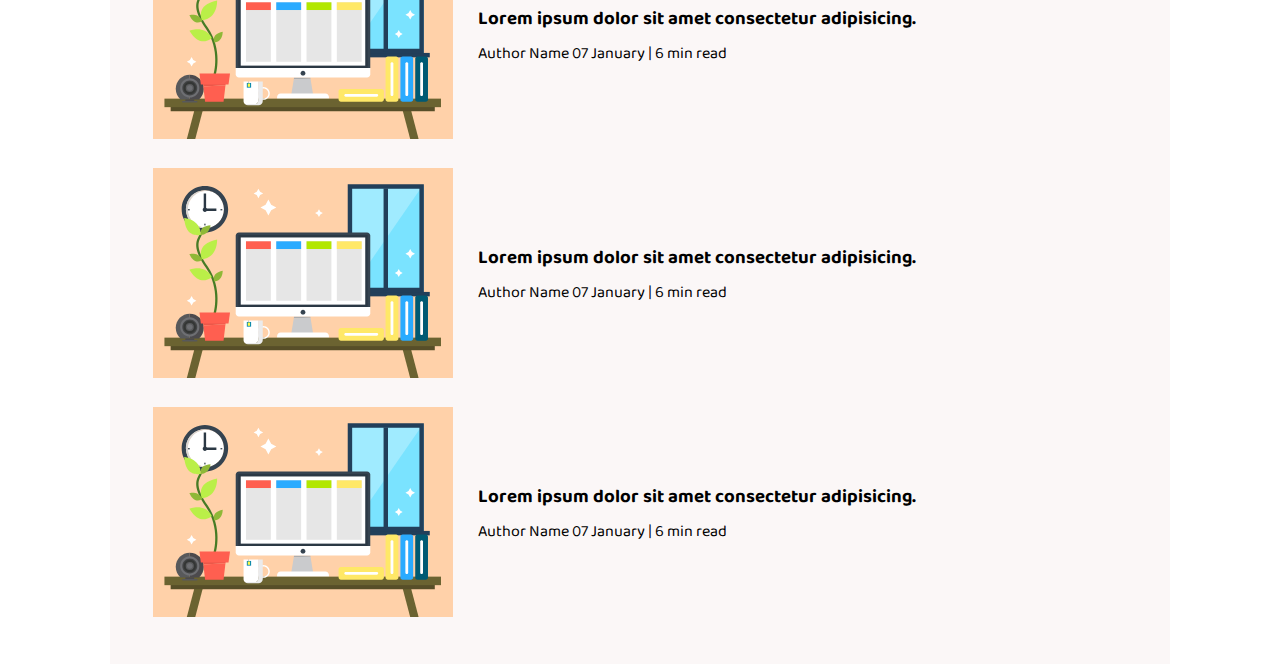
<file: level 3/task 1 blogging platform/search.html>
<!DOCTYPE html>
<html lang="en">
<head>
    <meta charset="UTF-8">
    <meta name="viewport" content="width=device-width, initial-scale=1.0">
    <link rel="stylesheet" href="css/utils.css">
    <link rel="stylesheet" href="css/style.css">
    <link rel="stylesheet" href="css/mobile.css">
    <title>iBlog - Heaven for bloggers</title>
</head>
<body>
    <nav class="navigation max-width-1 m-auto">
        <div class="nav-left">
            <a href="/">
                <span><img src="img/logo.png" width="94px" alt=""></span>
            </a>
            <ul>
                <li><a href="/">Home</a></li>
                <li><a href="#">About</a></li>
                <li><a href="/contact.html">Contact</a></li>
            </ul>
        </div>
        <div class="nav-right">
            <form action="/search.html" method="get">
                <input class="form-input" type="text" name="query" placeholder="Article Search">
                <button class="btn">Search</button>
            </form>

        </div>

    </nav>
 

    <div class="max-width-1 m-auto"><hr></div>
    <div class="home-articles max-width-1 m-auto font2">
        
        <h2>Search Results for Django (0.03 seconds)</h2>
        <div class="year-box adjust-year">
            <div>
                <h3>Year </h3>
            </div>
            <div>
                <input type="radio" name="year" id=""> 2020
            </div>
            <div>
                <input type="radio" name="year" id=""> 2021
            </div>
        </div>
        <div class="home-article">
            <div class="home-article-img">
                <img src="img/11.svg" alt="article">
            </div>
            <div class="home-article-content font1">
                <a href="/blogpost.html"><h3>Lorem ipsum dolor sit amet consectetur adipisicing.</h3></a>
                
                <span>Author Name</span>
                <span>07 January | 6 min read</span>
            </div>
        </div>
        <div class="home-article">
            <div class="home-article-img">
                <img src="img/11.svg" alt="article">
            </div>
            <div class="home-article-content font1">
                <a href="/blogpost.html"><h3>Lorem ipsum dolor sit amet consectetur adipisicing.</h3></a>
                
                <span>Author Name</span>
                <span>07 January | 6 min read</span>
            </div>
        </div>
        <div class="home-article">
            <div class="home-article-img">
                <img src="img/11.svg" alt="article">
            </div>
            <div class="home-article-content font1">
                <a href="/blogpost.html"><h3>Lorem ipsum dolor sit amet consectetur adipisicing.</h3></a>
                
                <span>Author Name</span>
                <span>07 January | 6 min read</span>
            </div>
        </div>
        <div class="home-article">
            <div class="home-article-img">
                <img src="img/home.svg" alt="article">
            </div>
            <div class="home-article-content font1">
                <a href="/blogpost.html"><h3>Lorem ipsum dolor sit amet consectetur adipisicing.</h3></a>
                
                <span>Author Name</span>
                <span>07 January | 6 min read</span>
            </div>
        </div>
        <div class="home-article">
            <div class="home-article-img">
                <img src="img/11.svg" alt="article">
            </div>
            <div class="home-article-content font1">
                <a href="/blogpost.html"><h3>Lorem ipsum dolor sit amet consectetur adipisicing.</h3></a>
                
                <span>Author Name</span>
                <span>07 January | 6 min read</span>
            </div>
        </div>
        <div class="home-article">
            <div class="home-article-img">
                <img src="img/11.svg" alt="article">
            </div>
            <div class="home-article-content font1">
                <a href="/blogpost.html"><h3>Lorem ipsum dolor sit amet consectetur adipisicing.</h3></a>
                
                <span>Author Name</span>
                <span>07 January | 6 min read</span>
            </div>
        </div>
        <div class="home-article">
            <div class="home-article-img">
                <img src="img/11.svg" alt="article">
            </div>
            <div class="home-article-content font1">
                <a href="/blogpost.html"><h3>Lorem ipsum dolor sit amet consectetur adipisicing.</h3></a>
                
                <span>Author Name</span>
                <span>07 January | 6 min read</span>
            </div>
        </div>
        <div class="home-article">
            <div class="home-article-img">
                <img src="img/11.svg" alt="article">
            </div>
            <div class="home-article-content font1">
                <a href="/blogpost.html"><h3>Lorem ipsum dolor sit amet consectetur adipisicing.</h3></a>
                
                <span>Author Name</span>
                <span>07 January | 6 min read</span>
            </div>
        </div>
         
    </div>


</body>
</html>
</file>
<file: level 1/task 1 landing page/style.css>
@import url('https://fonts.googleapis.com/css2?family=Ubuntu:wght@300&display=swap');

*{
    margin: 0;
    padding: 0;
}

.container{
    max-width: 80vw;
    font-family: 'Ubuntu', sans-serif;
}

.navbar{
    display: flex;
    height: 67px;
}
.navbar li{
    list-style: none;
    margin: 0 12px;
}

.topleft{
    width: 50%;
}

.topright{ 
    width: 50%;
}

.section1{
   max-height: 100vh; 
   color: #711e15;
}

.section1 h1{
    color: #37110d;
    font-size: 2rem;
}

.logo{
    font-size: 1.3rem;
}

.dumbellimg{
    width: 289px;
}

.topright .gymimg{
    width: 466px;
}

.section2{
    padding: 73px;
}

.section2 h1{
    font-size: 2.3rem;
}

.section2 p{
    padding: 0 8vw;
    text-align: center;
}

.box{
    padding: 8px 0;
    margin: 12px 22px;
    min-width: 20vw;
    border: 2px solid rgb(120, 54, 16);
    border-radius: 8px;
    text-align: center;
}

.box h2{
    font-size: 2rem;
    padding: 15px 0;
}

.highlighted{
    font-size: 1.2rem;
    font-weight: bolder;
}

.box ul{
    list-style-type: none;
}

.box ul li{
   margin: 12px 2px;
}

.plantable{
    display: flex;
    justify-content: center;
    align-items: center;
}

.section3 table{
    width: 100%;
    margin-bottom: 140px;
    margin-top: 20px;
    border-collapse: collapse;
}

.section3 table th{ 
    width: 23vw; 
    border-bottom: 2px solid black;
    padding: 15px 0;
} 

.section3 table td{   
    border-bottom: 2px solid black; 
} 
 

.section3 h1{
    font-size: 2.3rem;
}

.section3{
    padding: 73px;
}

footer{
    padding: 23px;
    text-align: center;
}
.buttons{
    display: flex;
    justify-content: center;
    align-items: center;
    margin: 12px;
}

.deal{
    font-size: 1.2rem;
    font-weight: bolder;
    margin: 12px 0;
}
</file>
<file: level 1/task 1 landing page/utils.css>
.min-h-screen{
    min-height: 100vh;
}

.bg-red{
    background-color: red;
}

.mx-auto{
    margin-left: auto;
    margin-right: auto;
}

.flex{
    display: flex;
}

.items-center{
    align-items: center;
}

.justify-between{
    justify-content: space-between;
}

.justify-center{
    justify-content: center;
}

.flex-col{
    flex-direction: column;
}

.font-bold{
    font-weight: bolder;
}

.my-1{
    margin-top: 13px;
    margin-bottom: 13px;
}

.my-2{
    margin-top: 26px;
    margin-bottom: 26px;
}

.px-2{
    padding-left: 13px;
    padding-right: 13px;
}

.text-blue{
    color: rgb(227 74 56);;
}

.btn{
    padding:7px 12px;
    border: 2px solid white;
    border-radius: 6px;
    cursor: pointer;
    color: white;
    background-color: rgb(227 74 56);;
}

.overflow-x-hidden{
    overflow-x: hidden;
}

.text-center{
    text-align: center;
}
</file>
<file: level 1/task 3 calculator/style.css>
@import url('https://fonts.googleapis.com/css2?family=Poppins:wght@500&display=swap');

*{
    margin: 0;
    padding: 0;
    box-sizing: border-box;
    font-family: 'Poppins', sans-serif;
}

body{
    width: 100%;
    height: 100vh;
    display: flex;
    justify-content: center;
    align-items: center;
    background: linear-gradient(45deg, #0a0a0a, #3a4452);
}

.calculator{
    border: 1px solid #717377;
    padding: 20px;
    border-radius: 16px;
    background: transparent;
    box-shadow: 0px 3px 15px rgba(113, 115, 119, 0.5);

}

input{
    width: 320px;
    border: none;
    padding: 24px;
    margin: 10px;
    background: transparent;
    box-shadow: 0px 3px 15px rgbs(84, 84, 84, 0.1);
    font-size: 40px;
    text-align: right;
    cursor: pointer;
    color: #ffffff;
}

input::placeholder{
    color: #ffffff;
}

button{
    border: none;
    width: 60px;
    height: 60px;
    margin: 10px;
    border-radius: 50%;
    background: transparent;
    color: #ffffff;
    font-size: 20px;
    box-shadow: -8px -8px 15px rgba(255, 255, 255, 0.1);
    cursor: pointer;
}

.equalBtn{
    background-color: #fb7c14;
}

.operator{
    color: #6dee0a;
}
</file>
<file: level 2/task 1 tribute page/style.css>
html, body {
	margin: 0;
	padding: 0;
	width: 100%;
	overflow-x: hidden;
}

main {
	padding: 2% 5% 0%;
}

h1.head {
	font-size: 6em;
}

.base {
	border-radius: 15px;
	padding: 30px 30px 10px;
	background-color: #eee;
	text-align: center;
}

.cover_image {
	border-radius: 15px;
	padding: 10px;
	margin: 1px;
	background-color: #ccc;
	text-align: center;
	color: #222;
}

.cover_image .cover {
	border-radius: 15px;
	width: 100%;
	height: auto;
}

.content {
	border-radius: 15px;
	text-align: left;
	background-color: rgba(2,148,165,0.4);
	padding: 15px;
	font-size: 18px;
}

.content ul {
	padding: 0 20vw;
	text-align: left;
	color: #000;
	font-size: 20px;
	font-weight: bold;
	list-style: disc;
	list-style-position: inside;
}

.content ul li {
	font-weight: 100;
}

.content ul li strong:after {
	content: " - ";
	font-weight: 100;
	color: #444;
}

.quotes {
	padding: 0;
	margin: 0;
}

/* Footer code */
footer {
	width: 100%;
}

.copyright {
	background: #116677;
}

.copyright .ft-devlp {
	color: #fff;
	font-size: 1em;
	margin: 7px 0px 10px;
}

.copyright p.ft-devlp {
	color: #fff;
	text-align: center;
}

.copyright p.ft-devlp a {
	font-family: FontAwesome, "Helvetica Neue", Helvetica, Arial, sans-serif;
	color: #fff;
	font-weight: bold;
	letter-spacing: 2px;
	padding-left: 10px;
	text-decoration: none;
	margin: 2px;
}

.copyright p.ft-devlp a:hover {
	color: #eee;
}

.copyright #heart {
	position: relative;
	animation: heartbeat 1s infinite;
	color: rgba(180, 22, 25, 1.00);
}
@keyframes heartbeat{0%{transform:scale(.75)}20%{transform:scale(1)}40%{transform:scale(.75)}60%{transform:scale(1)}100%,80%{transform:scale(.75)}}






/*RESPONSIVE STARTS*/
@media (max-width: 1200px){
.content ul {
	padding: 10px;
}	
}

@media (max-width: 800px) {
main {
	padding: 0;
	margin: 0;
}
.base {
	margin: 5px;
}
.content ul {
	padding: 10px;
}

}
</file>
<file: level 3/task 1 blogging platform/css/utils.css>
@import url("https://fonts.googleapis.com/css2?family=Roboto&display=swap");
@import url("https://fonts.googleapis.com/css2?family=Baloo+Bhaina+2:wght@500&display=swap");
:root { 
  --main-bg-color: #bd6418;
  --font1: "Baloo Bhaina 2", cursive;
  --font2: "Roboto", sans-serif;
}

.center{
  text-align: center
}

.font1 {
  font-family: var(--font1);
}
.font2 {
  font-family: var(--font2);
}

.max-width-1 {
  max-width: 80vw;
}

.max-width-2 {
  max-width: 60vw;
}

.m-auto {
  margin: auto;
}

.mx-1{
  margin-left: 23px;
  margin-right: 23px;
}

.my-2{
  margin-top: 32px;
  margin-bottom: 32px;
}

.btn {
  padding: 0px 20px;
  padding-top: 3px;
  border: 2px solid black;
  border-radius: 6px;
  font-family: var(--font1);
  font-size: 16px;
  cursor: pointer;
  transition: all 0.3s ease-in-out;
}

.btn:hover {
  color: white;
  background: var(--main-bg-color);
}

.form-input {
  padding: 0px 5px;
  padding-top: 3px;
  font-size: 16px;
  border: 2px solid black;
  border-radius: 4px;
  margin: 0 13px;
  font-family: var(--font1);
}

.form-box input, textarea{
  width: 52vw;
  padding: 0px 6px;
  margin: 7px 0;
  font-size: 18px;
  font-family: var(--font1);
  border: 2px solid var(--main-bg-color);
    border-radius: 5px;
}
</file>
<file: level 3/task 1 blogging platform/css/style.css>
* {
  margin: 0;
  padding: 0; 
}

.navigation {
  margin-top: 25px;
  font-family: var(--font1);
  /* height: 74px;  */
  display: flex;
  justify-content: space-between;
  align-items: center;
}

.nav-left {
  display: flex;
}

.nav-left span {
  font-size: 35px;
  padding-top: 10px;
}

.nav-left ul {
  display: flex;
  align-items: center;
  margin: 0 77px;
  font-size: 22px;
  padding-bottom: 23px;
}

.nav-left ul li {
  list-style: none;
  margin: 0 14px;
  font-family: var(--font2);
  transition: all 0.3s ease-in-out;
}

.nav-left ul li a {
  text-decoration: none;
  color: black;
}

.nav-left ul li a:hover {
  color: var(--main-bg-color);
  font-weight: bolder;
}

.content {
  height: 100%;
  display: flex;
  margin-top: 32px;
  padding: 9px;
  position: relative;
}

.content::after {
  content: "";
  background-image: url("../img/11.svg");
  position: absolute;
  width: 100%;
  height: inherit;
  opacity: 0.15;
  border-radius: 12px;
}

.content-left {
  font-family: var(--font1);
  display: flex;
  flex-direction: column;
  justify-content: center;
  padding: 49px;
  z-index: 1;
}

.content-right {
  display: flex;
  align-items: center;
  justify-content: center;
}

.content-right img {
  height: 355px;
  border: 2px solid black;
  border-radius: 200px;
}

.home-articles {
  padding: 18px;
  background-color: rgb(248, 239, 239, 0.5);
  margin-top: 23px;
  position: relative;
}

.year-box {
  position: absolute;  
  right: 0px;
  top: 100px;
  width: 234px;
  height: 255px;
  font-size: 18px;
}

.year-box div {
  margin: 12px 0px;
}

.home-article {
  display: flex;
  margin: 25px;
}

.home-article img {
  width: 300px;
}

.home-article-content {
  align-self: center;
  padding: 25px;
}

.home-article-content a {
  text-decoration: none;
  color: black;
}
/* .home-articles{} */
.footer {
  height: 50px;
  background-color: var(--main-bg-color);
  display: flex;
  align-items: center;
  justify-content: center;
  color: white;
  flex-direction: column;
}

.footer a {
  color: white;
}
</file>
<file: level 3/task 1 blogging platform/css/mobile.css>
@media screen and (max-width: 1200px) {
  .navigation {
    flex-direction: column;
    margin-bottom: 23px;
  }

  .nav-left {
    flex-direction: column;
    text-align: center;
  }

  .content-right {
    display: none;
  }

  .home-article {
    flex-direction: column;
  }

  .home-article-img {
    text-align: center;
  }

  .year-box {
    top: 25px;
    left: 60vw;
    font-size: 11px;
    display: flex;
  }

  .year-box div {
    padding: 0 3px;
    margin: 0;
  }

  .home-article img {
    width: 70vw;
  }
  .form-input {
    width: 50%;
  }
  .form-box input,
  textarea {
    width: 66vw;
  }
  .row {
    flex-direction: column;
  }
  .social {
    padding: 0;
  }
  .post-img {
    height: auto;
  }
  .adjust-year {
    position: static;
    height: auto;
    padding: 12px 0px;
    display: flex;
    justify-content: flex-end;
    width: 100%;
  }
}
</file>
<file: level 3/task 1 blogging platform/css/blogpost.css>
.post-img{
    height: 404px;
    overflow: hidden; 
}
.post-img img{
    width: 100%;
}
.blog-post-content{
    /* background-color: rebeccapurple; */
}
.blog-post-content h1{
    text-align: center;
}
.blog-post-content p{
    font-size: 18px; 
}

.row{
    display: flex;
}
.more-post{
    flex-direction: column; 
    align-items: center;
}
.blogpost-meta{ 
    display: flex;
    justify-content: space-between;
}

.author-info{
    margin: 12px 0;
}
.author-info div{
    padding: 4px 0px;
    font-family: var(--font2);
}
.social{
    padding-right: 53px;
    align-self: center;
    cursor: pointer;
}
</file>
<file: level 3/task 1 blogging platform/css/contact.css>
.contact-content{  
    height: 100vh;
    margin-top: 32px;
    padding: 9px;
    position: relative; 
    overflow: hidden;
  }
  
  .contact-content::after {
    content: "";
    background-image: url("../img/11.svg");
    position: absolute;
    top:0;
    width: 100%;
    height: inherit;
    opacity: 0.15;
    border-radius: 12px;
    z-index: -1;
  }
</file>
